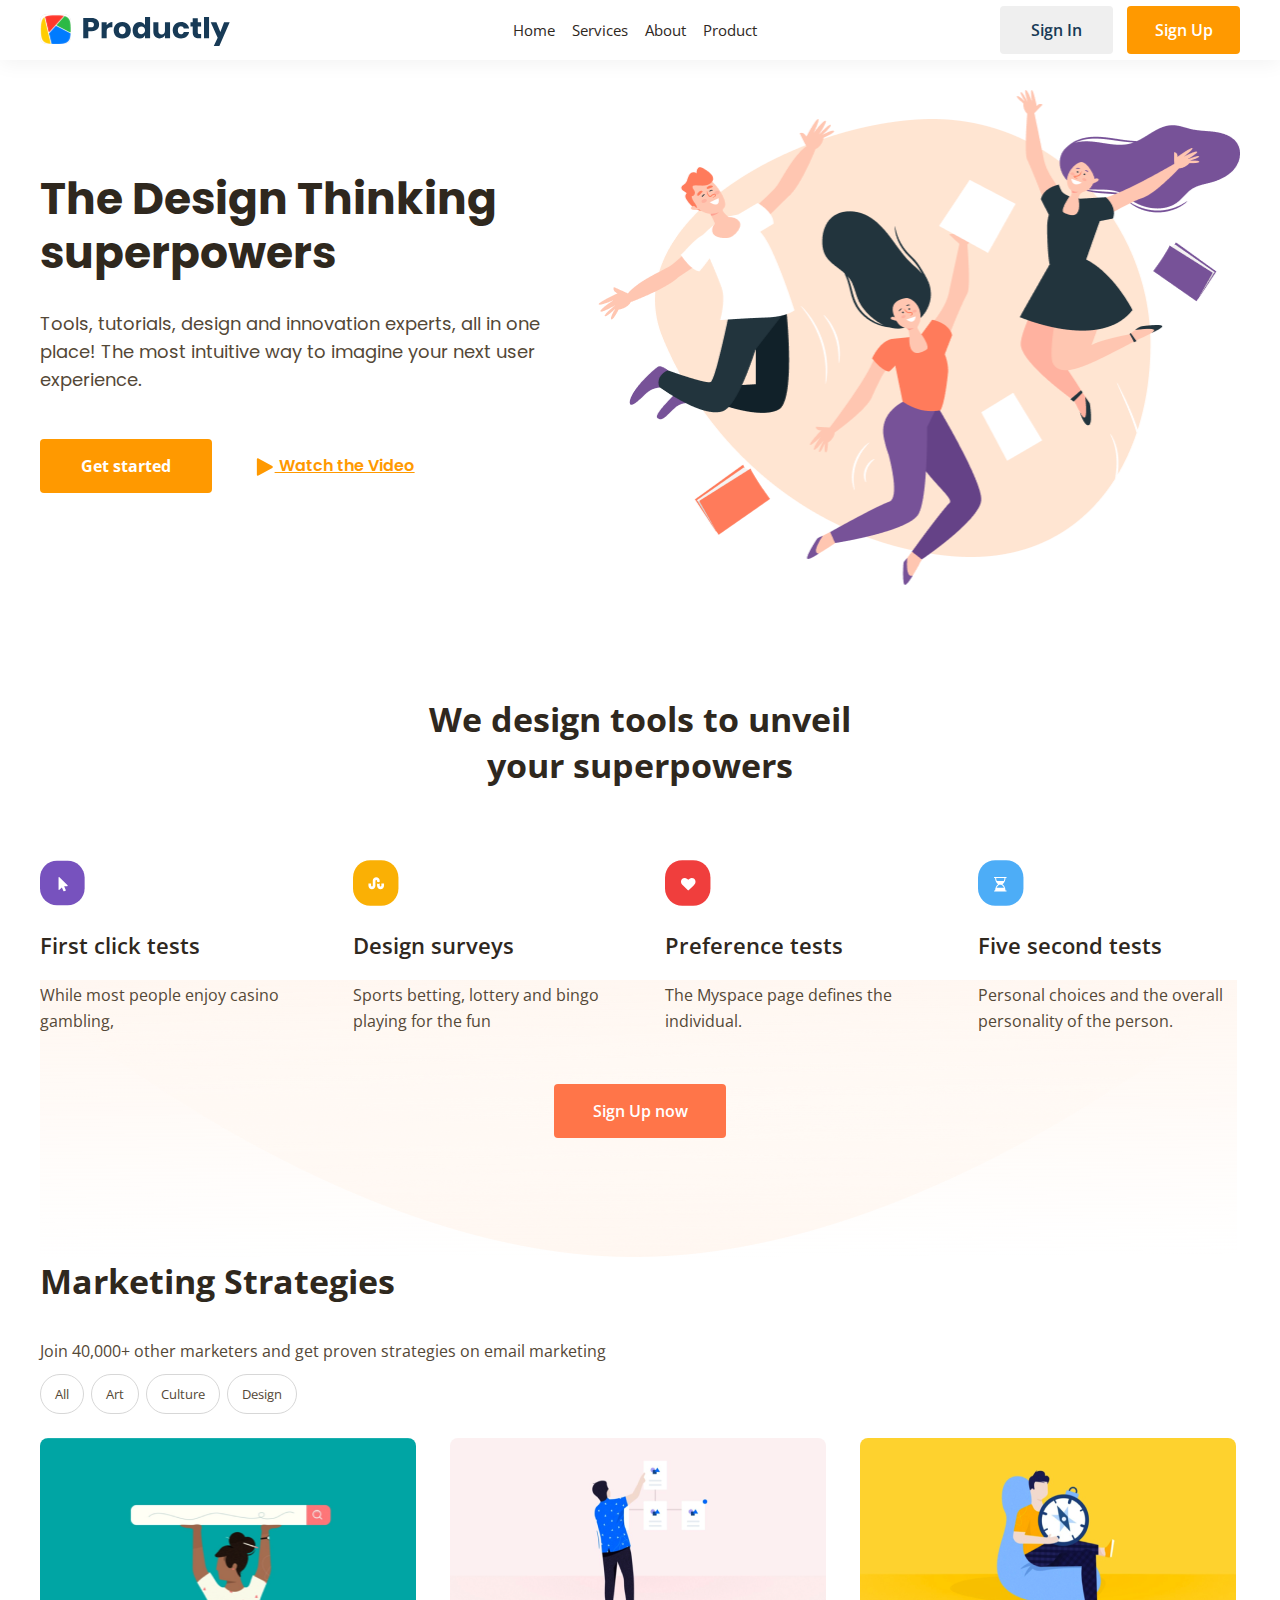
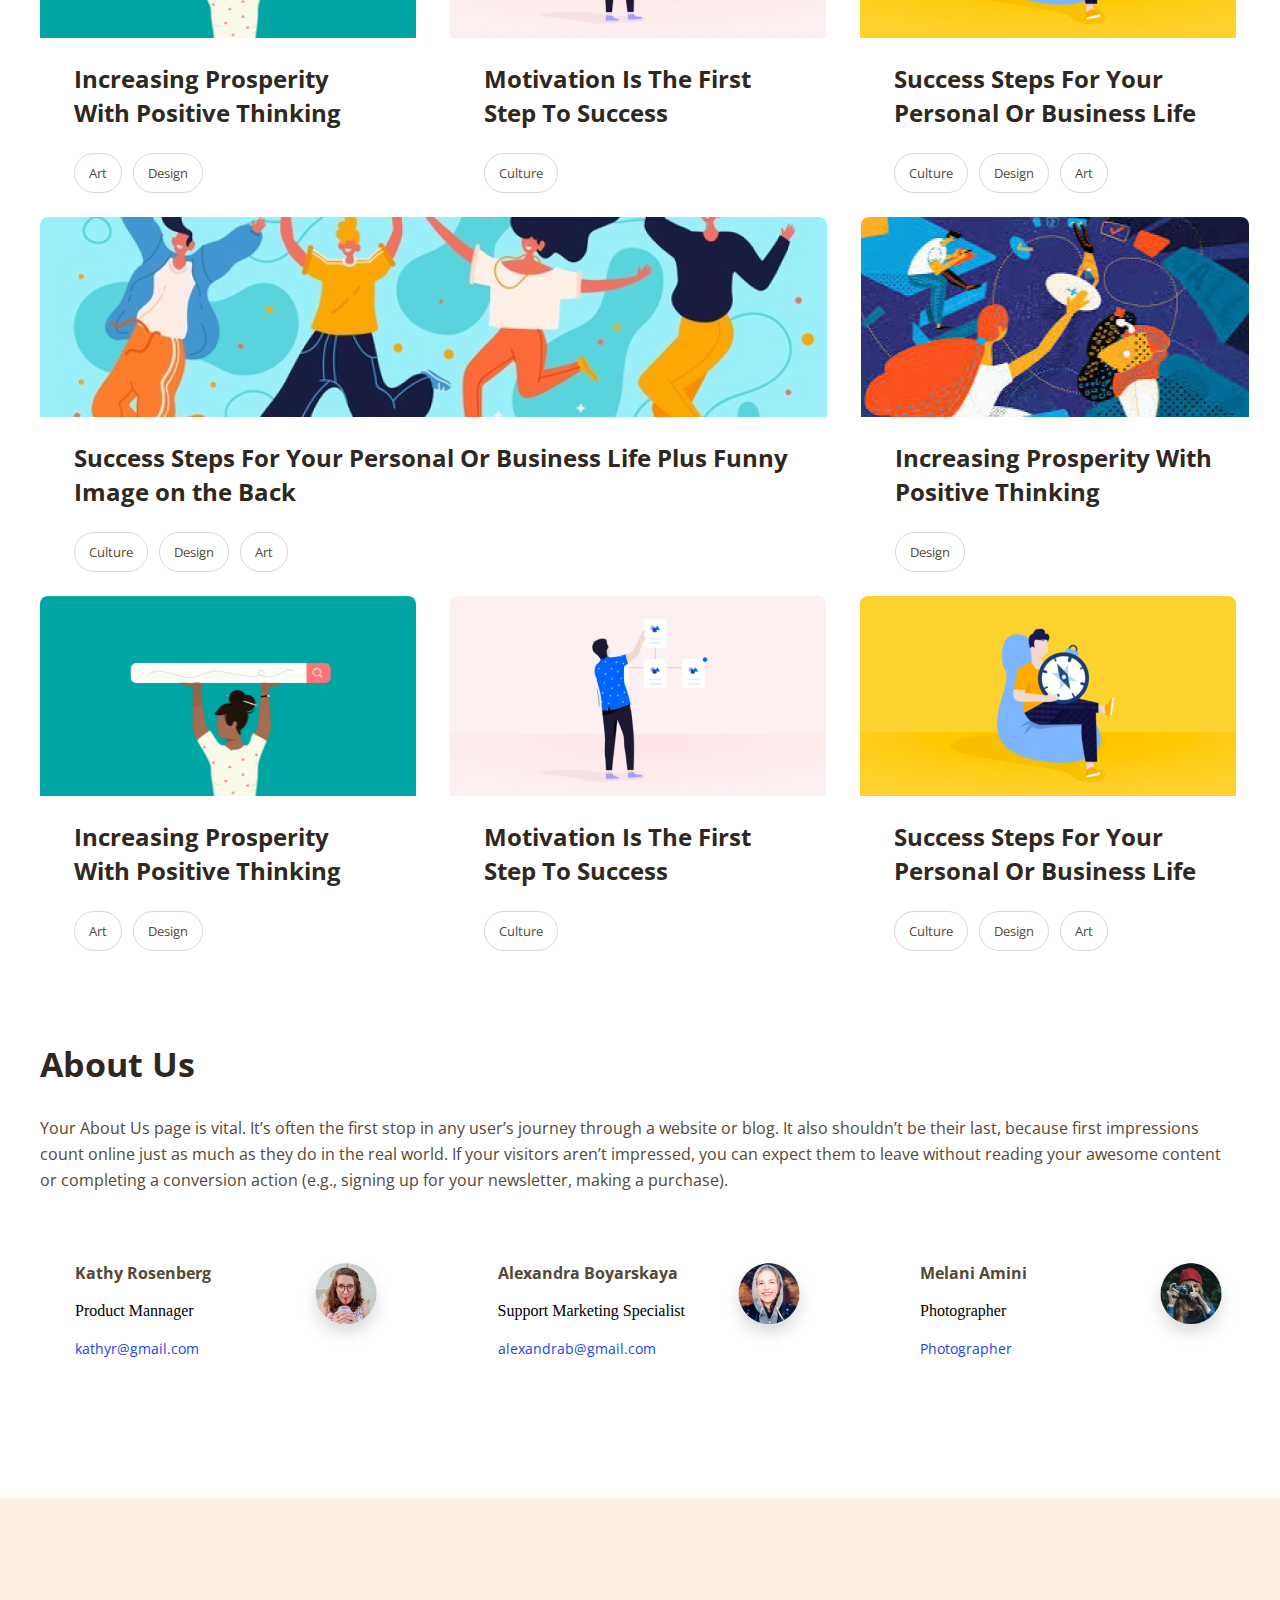
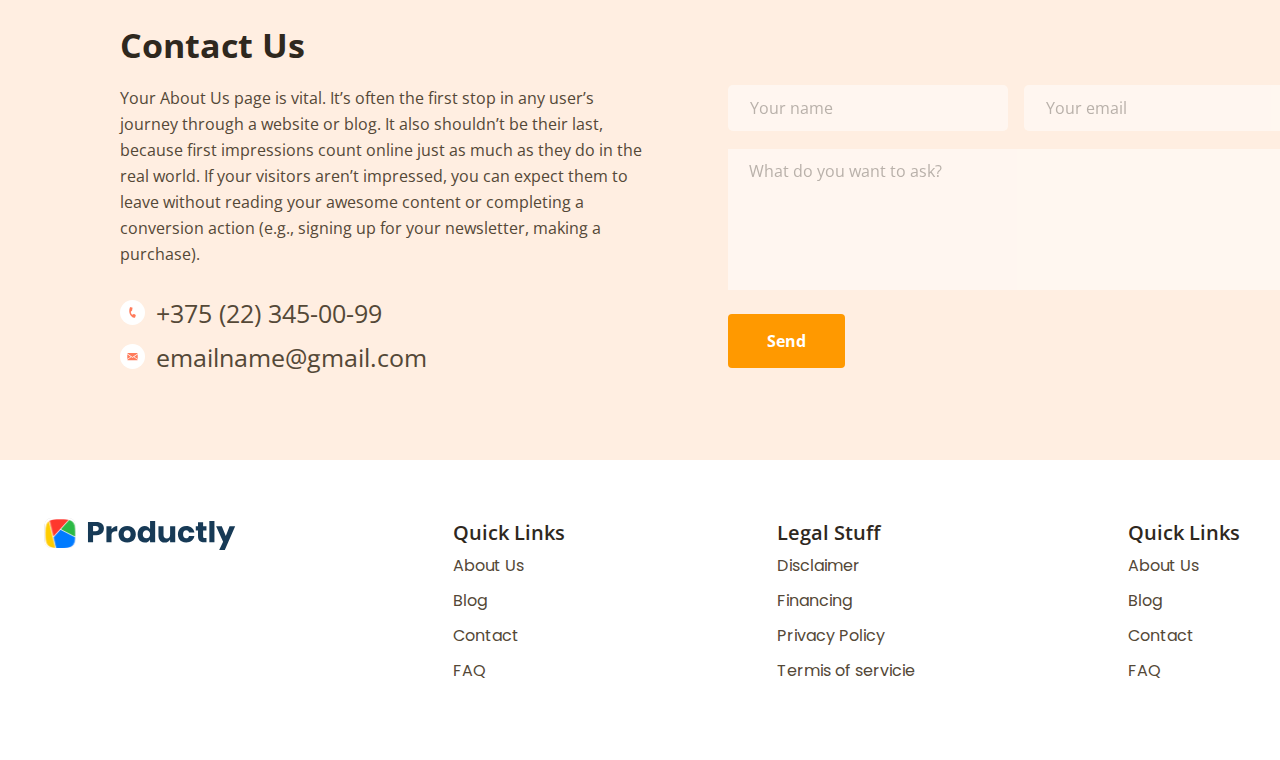
<file: indext.html>
<!DOCTYPE html>
<html lang="en">
<head>
    <meta charset="UTF-8">
    <meta http-equiv="X-UA-Compatible" content="IE=edge">
    <meta name="viewport" content="width=device-width, initial-scale=1.0">
    <title>Document</title>
    <link rel="stylesheet" href="./css/mine.css">
    <link rel="preconnect" href="https://fonts.googleapis.com">
<link rel="preconnect" href="https://fonts.gstatic.com" crossorigin>
<link href="https://fonts.googleapis.com/css2?family=Mulish:ital@1&family=Open+Sans:wght@400;600;700&family=Poppins:wght@400;600;700&display=swap" rel="stylesheet">

</head>
<body>
    <header class="header">
        <div class="container">
            <div class="hero-inner">
                <div class="hero-logo">
                    <img class="hero-img" src="./img/Logo.svg" alt="#" width="190" height="32">
                </div>
                <nav class="nav">
                    <ol class="nav-list">
                        <li class="nav-item">
                            <a class="hero-link" href="./indext.html">Home</a>
                        </li>
                        <li class="nav-item">
                            <a class="hero-link" href="./indext.html">Services</a>
                        </li>
                        <li class="nav-item">
                            <a class="hero-link" href="./indext.html">About</a>
                        </li>
                        <li class="nav-item">
                            <a class="hero-link" href="./indext.html">Product</a>
                        </li>
                    </ol>
                </nav>
                <div class="hero-buttons">
                   <button class="hero-button" type="submit" name="user_Sign In">Sign In</button>
                   <button class="hero-button-a" type="submit" name="user_Sign In">Sign Up</button>
                </div>
            </div>

        </div>
    </header>
    <main>
        <section class="section">
            <div class="container">
                <div class="top-inner">
                    <div class="top-content">
                        <h1 class="top-title">The Design Thinking superpowers</h1>
                        <p class="top-text">Tools, tutorials, design and innovation experts, all in one place!
                             The most intuitive way to imagine your next user experience.</p>
                             <div class="top-buttons">
                              
                                <a class="top-button" href="./indext.html">Get started</a>
                                <a class="top-button-a" href="./indext.html">
                                    <img class="button-a-img" src="./img/uchburchak.svg" alt="#" width="20" height="18">
                                    Watch the Video
                                </a>
                         
                             </div>
                    </div>
                    <div class="top-imgi">
                        <img class="top-img" src="./img/Image-top.png" alt="#" width="642" height="495">
                    </div>
                </div>
            </div>
        </section>
        <section class="section">
            <div class="container">
                <div class="midle-inner">
                  <h2 class="midle-title">We design tools to unveil your superpowers</h2>
                  <ol class="midle-list">
                    <li class="midle-item">
                        <img class="midle-img" src="./img/icon1.svg" alt="#" width="50" height="50">
                        <h3 class="m-i-title">First click tests</h3>
                        <p class="m-text">While most people enjoy
                            casino gambling,</p>
                    </li>
                    <li class="midle-item">
                        <img class="midle-img" src="./img/icon2.svg" alt="#" width="50" height="50">
                        <h3 class="m-i-title">Design surveys</h3>
                        <p class="m-text">Sports betting, lottery and bingo playing for the fun</p>
                    </li>
                    <li class="midle-item">
                        <img class="midle-img" src="./img/icon3.svg" alt="#" width="50" height="50">
                        <h3 class="m-i-title">Preference tests</h3>
                        <p class="m-text">The Myspace page defines
                            the individual.</p>
                    </li>
                    <li class="midle-item">
                        <img class="midle-img" src="./img/icon4.svg" alt="#" width="50" height="50">
                        <h3 class="m-i-title">Five second tests</h3>
                        <p class="m-text">Personal choices and the overall personality of the person. </p>
                    </li>
                  </ol>
                  
                  <a class="midle-button" href="./indext.html" >Sign Up now</a>
                  
                  <img class="midle-img-bg" src="./img/Bg.png" alt="#" width="1197" height="277">
                </div>
            </div>
        </section>
        <section >
            <div class="container">
                <div class="market-inner">
                    <h3 class="market-title">Marketing Strategies</h3>
                    <p class="market-text">Join 40,000+ other marketers and get proven strategies on email marketing</p>
                    <ol class=" market-list">
                        <li class="market-item">
                            <a class="m-i-link" href="./indext.html">All</a>
                         </li>
                         <li class="market-item">
                            <a class="m-i-link" href="./indext.html">Art</a>
                         </li>
                         <li class="market-item">
                            <a class="m-i-link" href="./indext.html">Culture</a>
                         </li>
                         <li class="market-item">
                            <a class="m-i-link" href="./indext.html">Design</a>
                         </li>
                    </ol>
                    <ol class="market-a">
                        <li class="market-a-i">
                            <img class="market-a-img" src="./img/pic1.png" alt="#" width="376" height="200">
                            <h3 class="market-a-title">Increasing Prosperity With Positive Thinking</h3>
                            <div class="market-a-link">
                                <a class="a-link" href="./indext.html">Art</a>
                                <a class="a-link" href="./indext.html">Design</a>
                            </div>
                        </li> 
                        <li class="market-a-i">
                            <img class="market-a-img" src="./img/pic2.png" alt="#" width="376" height="200">
                            <h3 class="market-a-title">Motivation Is The First Step To Success</h3>
                            <div class="market-a-link">
                                <a class="a-link" href="./indext.html">Culture</a>
                            </div>
                        </li>
                        <li class="market-a-i">
                            <img class="market-a-img" src="./img/pic-3.png" alt="#" width="376" height="200">
                           <h3 class="market-a-title">Success Steps For Your Personal Or Business Life</h3>
                            <div class="market-a-link">
                                <a class="a-link" href="./indext.html">Culture</a>
                                <a class="a-link" href="./indext.html">Design</a>
                                <a class="a-link" href="./indext.html">Art</a>
                            </div>
                        </li>
                    </ol>
                     <ol class="market-b">
                        <li class="market-b-i">
                            <img class="market-b-img" src="./img/image-bg.png" alt="#" width="787" height="200">
                            <h3 class="market-b-title">Success Steps For Your Personal Or Business Life Plus Funny Image on the Back</h3>
                            <div class="market-b-link">
                                <a class="b-link" href="./indext.html">Culture</a>
                                <a class="b-link" href="./indext.html">Design</a>
                                <a class="b-link" href="./indext.html">Art</a>
                            </div>
                        </li>
                        <li class="market-b-i">
                            <img class="market-b-img" src="./img/pic4-b.png" alt="#" width="388" height="200">
                            <h3 class="market-b-title">Increasing Prosperity With Positive Thinking</h3>
                            <div class="market-b-link">
                                <a class="b-link" href="./indext.html">Design</a>
                            </div>
                        </li>
                     </ol>
                     <ol class="market-c">
                        <li class="market-c-i">
                            <img class="market-c-img" src="./img/pic1.png" alt="#" width="376" height="200">
                            <h3 class="market-c-title">Increasing Prosperity With Positive Thinking</h3>
                            <div class="market-c-link">
                                <a class="c-link" href="./indext.html">Art</a>
                                <a class="c-link" href="./indext.html">Design</a>
                            </div>
                        </li> 
                        <li class="market-c-i">
                            <img class="market-c-img" src="./img/pic2.png" alt="#" width="376" height="200">
                            <h3 class="market-c-title">Motivation Is The First Step To Success</h3>
                            <div class="market-c-link">
                                <a class="c-link" href="./indext.html">Culture</a>
                            </div>
                        </li>
                        <li class="market-c-i">
                            <img class="market-c-img" src="./img/pic-3.png" alt="#" width="376" height="200">
                           <h3 class="market-c-title">Success Steps For Your Personal Or Business Life</h3>
                            <div class="market-c-link">
                                <a class="c-link" href="./indext.html">Culture</a>
                                <a class="c-link" href="./indext.html">Design</a>
                                <a class="c-link" href="./indext.html">Art</a>
                            </div>
                        </li>
                    </ol>

                </div>
            </div>
        </section>
        <section>
            <div class="container">
                <div class="about-inner">
                    <h2 class="about-title">
                        About Us
                    </h2>
                    <p class="about-text">
                        Your About Us page is vital. It’s often the first stop in any user’s journey through a website or blog. It also shouldn’t be their last, because first impressions count online just as much as they do in the real world. If your visitors aren’t impressed, you can expect them to leave without reading your awesome content or completing a
                         conversion action (e.g., signing up for your newsletter, making a purchase).
                    </p>
                    <ol class="about-list">
                        <li class="about-item">
                            <div class="about-conttent">
                                <h3 class="a-title">Kathy Rosenberg</h3>
                                <p class="a-text">Product Mannager</p>
                                <a class="ab-link" href="./indext.html">kathyr@gmail.com</a>
                            </div>
                            <img class="about-img" src="./img/Avator.png" alt="#" width="98" height="98">
                        </li>
                        <li class="about-item">
                            <div class="about-conttent">
                                <h3 class="a-title">Alexandra Boyarskaya</h3>
                                <p class="a-text">Support Marketing Specialist</p>
                                <a class="ab-link" href="./indext.html">alexandrab@gmail.com</a>
                            </div>
                            <img class="about-img" src="./img/Avator2.png" alt="#" width="98" height="98">
                        </li>
                        <li class="about-item">
                            <div class="about-conttent">
                                <h3 class="a-title">Melani Amini</h3>
                                <p class="a-text">Photographer</p>
                                <a class="ab-link" href="./indext.html">Photographer</a>
                            </div>
                            <img class="about-img" src="./img/Avator3.png" alt="#" width="98" height="98">
                        </li>
                    </ol>
                </div>
            </div>
        </section>
        <section class="section-activ">
            <div class="container">
                <h2 class="activ-title">
                    Contact Us
                 </h2> 
                <div class="contakt-inner">
                 <div class="activ-content">
                    <p class="activ-text">
                        Your About Us page is vital. It’s often the first stop in any user’s journey through a website or blog. It also shouldn’t be their last, because first impressions count online just as much as they do in the real world. If your visitors aren’t impressed, you can expect them to leave without reading your awesome content or completing a conversion action 
                        (e.g., signing up for your newsletter, making a purchase).
                    </p>
                    <a class="activ-link activ-tel" href="+375223450099">+375 (22) 345-00-99</a>
                    <a class="activ-link activ-email" href="emailname@gmail.com">emailname@gmail.com</a>
                 </div>
                 <form class="activ-form" action="https://echo.htmlacademy.ru/" method="post">
                    <div class="form-content">
                        <input class="input" type="text" name="user-name" placeholder="Your name">
                        <input class="input" type="email" name="user-email" placeholder="Your email">
                       
                    </div>
                    <textarea class="textarea" name="user_text" placeholder="What do you want to ask?" rows="5"></textarea>
                    <button class="button" type="submit" name="user_button">Send</button>
                 </form>
                </div>
            </div>
        </section>
    </main>
   <footer class="site-footer">
    <div class="container">
        <div class="bottom-inner">
            <img class="bottom-logo" src="./img/Logo.svg" alt="logo" width="200" height="32">
          <div class="bottom-contents">
            <strong class="bottom-strong">Quick Links</strong>
            <nav class=" bottom-nav">
                <ol class="bottom-list">
                    <li class="bottom-item">
                        <a class="bottom-link" href="./indext.html">About Us</a>
                    </li>
                    <li class="bottom-item">
                        <a class="bottom-link" href="./indext.html">Blog</a>
                    </li> 
                    <li class="bottom-item">
                        <a class="bottom-link" href="./indext.html">Contact</a>
                    </li>
                    <li class="bottom-item">
                        <a class="bottom-link" href="./indext.html">FAQ</a>
                    </li>
                </ol>
            </nav>
          </div>
          <div class="bottom-contents">
            <strong class="bottom-strong">Legal Stuff</strong>
            <nav class=" bottom-nav">
                <ol class="bottom-list">
                    <li class="bottom-item">
                        <a class="bottom-link" href="./indext.html">Disclaimer</a>
                    </li>
                    <li class="bottom-item">
                        <a class="bottom-link" href="./indext.html">Financing</a>
                    </li> 
                    <li class="bottom-item">
                        <a class="bottom-link" href="./indext.html">Privacy Policy </a>
                    </li>
                    <li class="bottom-item">
                        <a class="bottom-link" href="./indext.html">Termis of servicie</a>
                    </li>
                </ol>
            </nav>
          </div>
          <div class="bottom-contents">
            <strong class="bottom-strong">Quick Links</strong>
            <nav class=" bottom-nav">
                <ol class="bottom-list">
                    <li class="bottom-item">
                        <a class="bottom-link" href="./indext.html">About Us</a>
                    </li>
                    <li class="bottom-item">
                        <a class="bottom-link" href="./indext.html">Blog</a>
                    </li> 
                    <li class="bottom-item">
                        <a class="bottom-link" href="./indext.html">Contact</a>
                    </li>
                    <li class="bottom-item">
                        <a class="bottom-link" href="./indext.html">FAQ</a>
                    </li>
                </ol>
            </nav>
          </div>
        </div>
      
    </div>
   </footer>

</body>
</html>
</file>
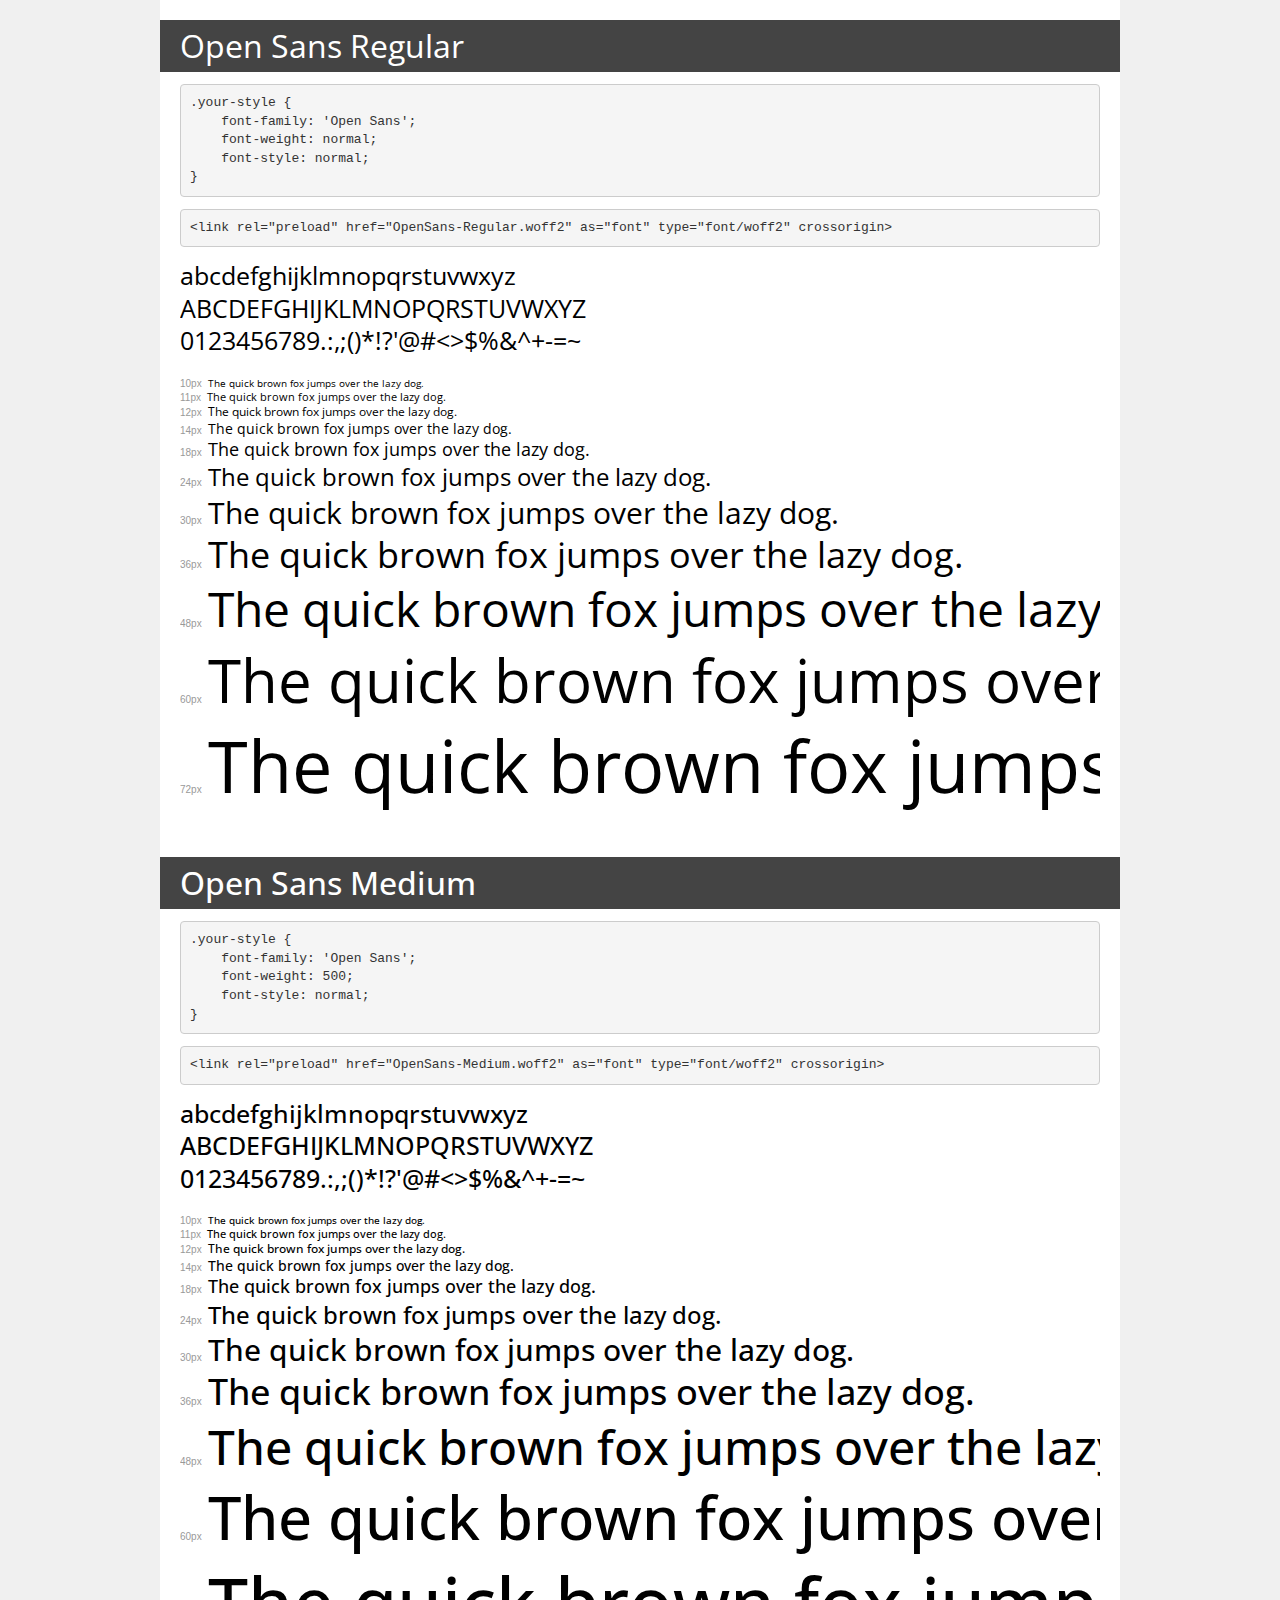
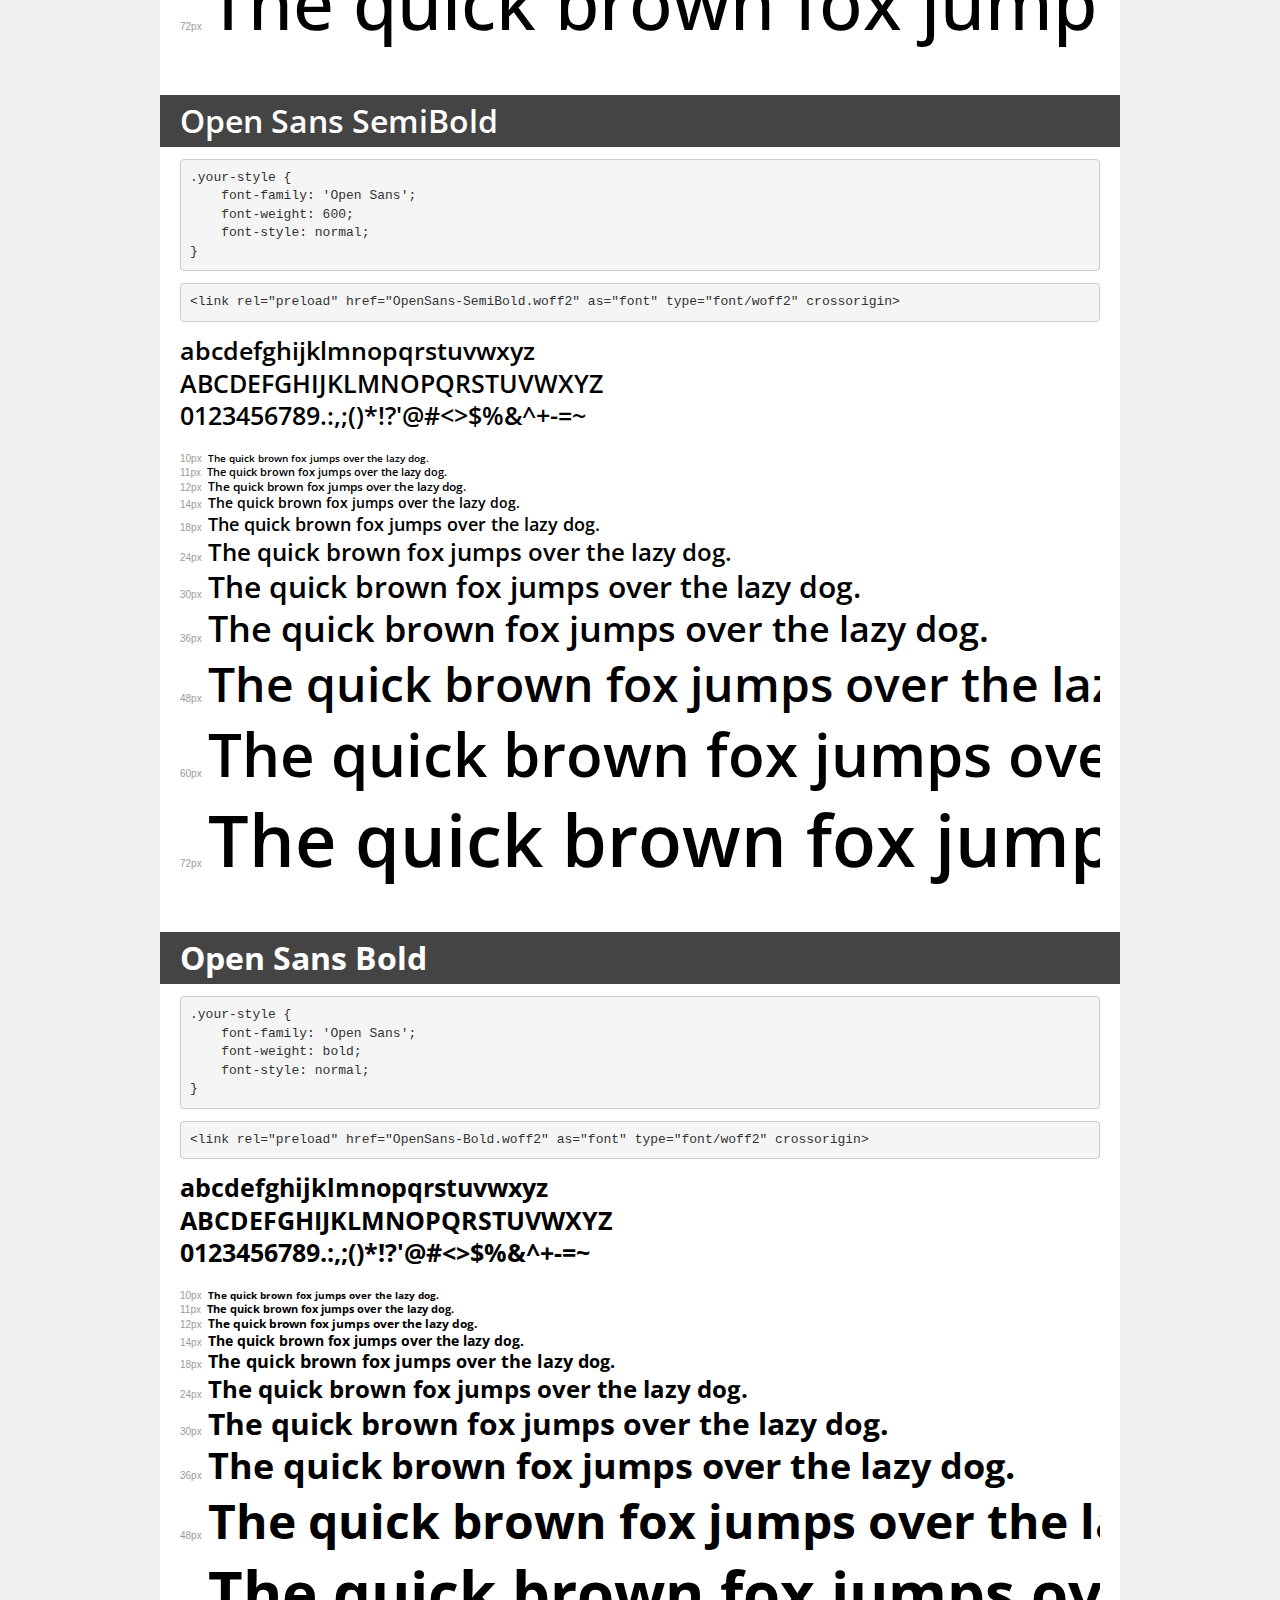
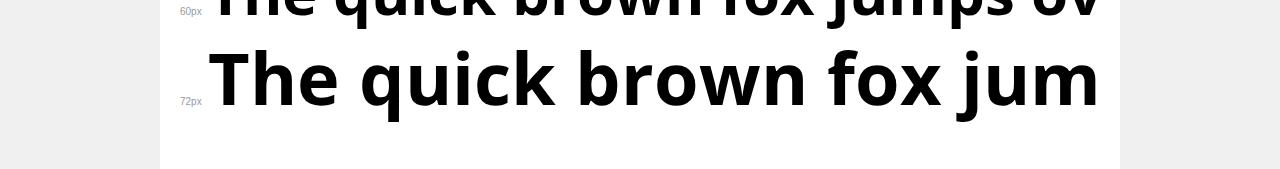
<file: fonts/demo.html>
<!DOCTYPE html>
<html lang="en">
<head>
    <meta charset="utf-8">
    <meta http-equiv="X-UA-Compatible" content="IE=edge">
    <meta name="viewport" content="width=device-width, initial-scale=1">
    <meta name="robots" content="noindex, noarchive">
    <meta name="format-detection" content="telephone=no">
    <title>Transfonter demo</title>
    <link href="stylesheet.css" rel="stylesheet">
    <style>
        /*
        http://meyerweb.com/eric/tools/css/reset/
        v2.0 | 20110126
        License: none (public domain)
        */
        html, body, div, span, applet, object, iframe,
        h1, h2, h3, h4, h5, h6, p, blockquote, pre,
        a, abbr, acronym, address, big, cite, code,
        del, dfn, em, img, ins, kbd, q, s, samp,
        small, strike, strong, sub, sup, tt, var,
        b, u, i, center,
        dl, dt, dd, ol, ul, li,
        fieldset, form, label, legend,
        table, caption, tbody, tfoot, thead, tr, th, td,
        article, aside, canvas, details, embed,
        figure, figcaption, footer, header, hgroup,
        menu, nav, output, ruby, section, summary,
        time, mark, audio, video {
            margin: 0;
            padding: 0;
            border: 0;
            font-size: 100%;
            font: inherit;
            vertical-align: baseline;
        }
        /* HTML5 display-role reset for older browsers */
        article, aside, details, figcaption, figure,
        footer, header, hgroup, menu, nav, section {
            display: block;
        }
        body {
            line-height: 1;
        }
        ol, ul {
            list-style: none;
        }
        blockquote, q {
            quotes: none;
        }
        blockquote:before, blockquote:after,
        q:before, q:after {
            content: '';
            content: none;
        }
        table {
            border-collapse: collapse;
            border-spacing: 0;
        }
        /* demo styles */
        body {
            background: #f0f0f0;
            color: #000;
        }
        .page {
            background: #fff;
            width: 920px;
            margin: 0 auto;
            padding: 20px 20px 0 20px;
            overflow: hidden;
        }
        .font-container {
            overflow-x: auto;
            overflow-y: hidden;
            margin-bottom: 40px;
            line-height: 1.3;
            white-space: nowrap;
            padding-bottom: 5px;
        }
        h1 {
            position: relative;
            background: #444;
            font-size: 32px;
            color: #fff;
            padding: 10px 20px;
            margin: 0 -20px 12px -20px;
        }
        .letters {
            font-size: 25px;
            margin-bottom: 20px;
        }
        .s10:before {
            content: '10px';
        }
        .s11:before {
            content: '11px';
        }
        .s12:before {
            content: '12px';
        }
        .s14:before {
            content: '14px';
        }
        .s18:before {
            content: '18px';
        }
        .s24:before {
            content: '24px';
        }
        .s30:before {
            content: '30px';
        }
        .s36:before {
            content: '36px';
        }
        .s48:before {
            content: '48px';
        }
        .s60:before {
            content: '60px';
        }
        .s72:before {
            content: '72px';
        }
        .s10:before, .s11:before, .s12:before, .s14:before,
        .s18:before, .s24:before, .s30:before, .s36:before,
        .s48:before, .s60:before, .s72:before {
            font-family: Arial, sans-serif;
            font-size: 10px;
            font-weight: normal;
            font-style: normal;
            color: #999;
            padding-right: 6px;
        }
        pre {
            display: block;
            padding: 9px;
            margin: 0 0 12px;
            font-family: Monaco, Menlo, Consolas, "Courier New", monospace;
            font-size: 13px;
            line-height: 1.428571429;
            color: #333;
            font-weight: normal;
            font-style: normal;
            background-color: #f5f5f5;
            border: 1px solid #ccc;
            overflow-x: auto;
            border-radius: 4px;
        }
        /* responsive */
        @media (max-width: 959px) {
            .page {
                width: auto;
                margin: 0;
            }
        }
    </style>
</head>
<body>
<div class="page">
    <div class="demo">
        <h1 style="font-family: 'Open Sans'; font-weight: normal; font-style: normal;">Open Sans Regular</h1>
        <pre title="Usage">.your-style {
    font-family: 'Open Sans';
    font-weight: normal;
    font-style: normal;
}</pre>
        <pre title="Preload (optional)">
&lt;link rel=&quot;preload&quot; href=&quot;OpenSans-Regular.woff2&quot; as=&quot;font&quot; type=&quot;font/woff2&quot; crossorigin&gt;</pre>
        <div class="font-container" style="font-family: 'Open Sans'; font-weight: normal; font-style: normal;">
            <p class="letters">
                abcdefghijklmnopqrstuvwxyz<br>
ABCDEFGHIJKLMNOPQRSTUVWXYZ<br>
                0123456789.:,;()*!?'@#&lt;&gt;$%&^+-=~
            </p>
            <p class="s10" style="font-size: 10px;">The quick brown fox jumps over the lazy dog.</p>
            <p class="s11" style="font-size: 11px;">The quick brown fox jumps over the lazy dog.</p>
            <p class="s12" style="font-size: 12px;">The quick brown fox jumps over the lazy dog.</p>
            <p class="s14" style="font-size: 14px;">The quick brown fox jumps over the lazy dog.</p>
            <p class="s18" style="font-size: 18px;">The quick brown fox jumps over the lazy dog.</p>
            <p class="s24" style="font-size: 24px;">The quick brown fox jumps over the lazy dog.</p>
            <p class="s30" style="font-size: 30px;">The quick brown fox jumps over the lazy dog.</p>
            <p class="s36" style="font-size: 36px;">The quick brown fox jumps over the lazy dog.</p>
            <p class="s48" style="font-size: 48px;">The quick brown fox jumps over the lazy dog.</p>
            <p class="s60" style="font-size: 60px;">The quick brown fox jumps over the lazy dog.</p>
            <p class="s72" style="font-size: 72px;">The quick brown fox jumps over the lazy dog.</p>
        </div>
    </div>

    <div class="demo">
        <h1 style="font-family: 'Open Sans'; font-weight: 500; font-style: normal;">Open Sans Medium</h1>
        <pre title="Usage">.your-style {
    font-family: 'Open Sans';
    font-weight: 500;
    font-style: normal;
}</pre>
        <pre title="Preload (optional)">
&lt;link rel=&quot;preload&quot; href=&quot;OpenSans-Medium.woff2&quot; as=&quot;font&quot; type=&quot;font/woff2&quot; crossorigin&gt;</pre>
        <div class="font-container" style="font-family: 'Open Sans'; font-weight: 500; font-style: normal;">
            <p class="letters">
                abcdefghijklmnopqrstuvwxyz<br>
ABCDEFGHIJKLMNOPQRSTUVWXYZ<br>
                0123456789.:,;()*!?'@#&lt;&gt;$%&^+-=~
            </p>
            <p class="s10" style="font-size: 10px;">The quick brown fox jumps over the lazy dog.</p>
            <p class="s11" style="font-size: 11px;">The quick brown fox jumps over the lazy dog.</p>
            <p class="s12" style="font-size: 12px;">The quick brown fox jumps over the lazy dog.</p>
            <p class="s14" style="font-size: 14px;">The quick brown fox jumps over the lazy dog.</p>
            <p class="s18" style="font-size: 18px;">The quick brown fox jumps over the lazy dog.</p>
            <p class="s24" style="font-size: 24px;">The quick brown fox jumps over the lazy dog.</p>
            <p class="s30" style="font-size: 30px;">The quick brown fox jumps over the lazy dog.</p>
            <p class="s36" style="font-size: 36px;">The quick brown fox jumps over the lazy dog.</p>
            <p class="s48" style="font-size: 48px;">The quick brown fox jumps over the lazy dog.</p>
            <p class="s60" style="font-size: 60px;">The quick brown fox jumps over the lazy dog.</p>
            <p class="s72" style="font-size: 72px;">The quick brown fox jumps over the lazy dog.</p>
        </div>
    </div>

    <div class="demo">
        <h1 style="font-family: 'Open Sans'; font-weight: 600; font-style: normal;">Open Sans SemiBold</h1>
        <pre title="Usage">.your-style {
    font-family: 'Open Sans';
    font-weight: 600;
    font-style: normal;
}</pre>
        <pre title="Preload (optional)">
&lt;link rel=&quot;preload&quot; href=&quot;OpenSans-SemiBold.woff2&quot; as=&quot;font&quot; type=&quot;font/woff2&quot; crossorigin&gt;</pre>
        <div class="font-container" style="font-family: 'Open Sans'; font-weight: 600; font-style: normal;">
            <p class="letters">
                abcdefghijklmnopqrstuvwxyz<br>
ABCDEFGHIJKLMNOPQRSTUVWXYZ<br>
                0123456789.:,;()*!?'@#&lt;&gt;$%&^+-=~
            </p>
            <p class="s10" style="font-size: 10px;">The quick brown fox jumps over the lazy dog.</p>
            <p class="s11" style="font-size: 11px;">The quick brown fox jumps over the lazy dog.</p>
            <p class="s12" style="font-size: 12px;">The quick brown fox jumps over the lazy dog.</p>
            <p class="s14" style="font-size: 14px;">The quick brown fox jumps over the lazy dog.</p>
            <p class="s18" style="font-size: 18px;">The quick brown fox jumps over the lazy dog.</p>
            <p class="s24" style="font-size: 24px;">The quick brown fox jumps over the lazy dog.</p>
            <p class="s30" style="font-size: 30px;">The quick brown fox jumps over the lazy dog.</p>
            <p class="s36" style="font-size: 36px;">The quick brown fox jumps over the lazy dog.</p>
            <p class="s48" style="font-size: 48px;">The quick brown fox jumps over the lazy dog.</p>
            <p class="s60" style="font-size: 60px;">The quick brown fox jumps over the lazy dog.</p>
            <p class="s72" style="font-size: 72px;">The quick brown fox jumps over the lazy dog.</p>
        </div>
    </div>

    <div class="demo">
        <h1 style="font-family: 'Open Sans'; font-weight: bold; font-style: normal;">Open Sans Bold</h1>
        <pre title="Usage">.your-style {
    font-family: 'Open Sans';
    font-weight: bold;
    font-style: normal;
}</pre>
        <pre title="Preload (optional)">
&lt;link rel=&quot;preload&quot; href=&quot;OpenSans-Bold.woff2&quot; as=&quot;font&quot; type=&quot;font/woff2&quot; crossorigin&gt;</pre>
        <div class="font-container" style="font-family: 'Open Sans'; font-weight: bold; font-style: normal;">
            <p class="letters">
                abcdefghijklmnopqrstuvwxyz<br>
ABCDEFGHIJKLMNOPQRSTUVWXYZ<br>
                0123456789.:,;()*!?'@#&lt;&gt;$%&^+-=~
            </p>
            <p class="s10" style="font-size: 10px;">The quick brown fox jumps over the lazy dog.</p>
            <p class="s11" style="font-size: 11px;">The quick brown fox jumps over the lazy dog.</p>
            <p class="s12" style="font-size: 12px;">The quick brown fox jumps over the lazy dog.</p>
            <p class="s14" style="font-size: 14px;">The quick brown fox jumps over the lazy dog.</p>
            <p class="s18" style="font-size: 18px;">The quick brown fox jumps over the lazy dog.</p>
            <p class="s24" style="font-size: 24px;">The quick brown fox jumps over the lazy dog.</p>
            <p class="s30" style="font-size: 30px;">The quick brown fox jumps over the lazy dog.</p>
            <p class="s36" style="font-size: 36px;">The quick brown fox jumps over the lazy dog.</p>
            <p class="s48" style="font-size: 48px;">The quick brown fox jumps over the lazy dog.</p>
            <p class="s60" style="font-size: 60px;">The quick brown fox jumps over the lazy dog.</p>
            <p class="s72" style="font-size: 72px;">The quick brown fox jumps over the lazy dog.</p>
        </div>
    </div>

</div>
</body>
</html>
</file>
<file: css/mine.css>
*{
    box-sizing: border-box;
}
body{
    margin: 0;
    scroll-behavior: smooth;
}
img{
    vertical-align: middle;
}
.container{
width: 1200px;
margin: 0 auto;
}
.header{
    background: #FFFFFF;
    box-shadow: 0px 4px 20px rgba(0, 0, 0, 0.05);

}
.hero-inner{
display: flex;
align-items: center;
justify-content: space-between;
margin-bottom: 30px;
}

.nav-list{
list-style: none;
display: flex;
column-gap: 17px;

}


.hero-link{
text-decoration: none;
font-family: 'Open Sans';
font-style: normal;
font-weight: 400;
font-size: 15px;
line-height: 28px;
/* identical to box height, or 187% */


color: #2F281E;
}
.hero-link:hover{
    color: #FF9900;
}
.hero-link:active{
    opacity: 0.2;
}

.hero-buttons{
    display: flex;
column-gap: 14px;
}
.hero-button{
    
font-family: 'Open Sans';
font-style: normal;
font-weight: 600;
font-size: 16px;
line-height: 22px;
/* identical to box height. */

text-align: center;

color: #173A56;


    border: 1px solid #BCD0E5;
    border-radius: 4px;
    padding: 13px 0 13px 0;
    width: 113px;
    border: none;
}
.hero-button:hover{
color: #1943EF;
}
.hero-button:active{
 background-color:
 #0f0;   
}
.hero-button-a{
    font-family: 'Open Sans';
font-style: normal;
font-weight: 600;
font-size: 16px;
line-height: 22px;
/* identical to box height */

text-align: center;

color: #FFFFFF;
background: #FF9900;
border-radius: 4px;
padding: 13px 0 13px 0;
width: 113px;
border: none;
}
.hero-button-a:hover{
    color: #00f;
    
}
.hero-button-a:active{
  background-color: #0f0;  
}
/* header end  */
/* main stard */
.top-inner{
display: flex;
align-items: center;
justify-content: space-between;

}
.top-content{

width: 500px;
height: 331px;
}
.top-title{
margin: 0;
padding: 0;
font-family: 'Poppins';
font-style: normal;
font-weight: 700;
font-size: 44px;
line-height: 54px;
/* or 123% */


color: #2F281E;
margin-bottom: 30px;
}
.top-text{
margin: 0;
font-family: 'Poppins';
font-style: normal;
font-weight: 400;
font-size: 18px;
line-height: 28px;
/* or 156% */


color: #544837;
margin-bottom: 45px;
}
.top-buttons{
display: flex;
align-items: center;
}
.top-button{
    font-family: 'Open Sans';
    font-style: normal;
    font-weight: 700;
    font-size: 16px;
    line-height: 22px;
    /* identical to box height */
    
    
    color: #FFFFFF;
    padding: 16px 40.80px;
    margin-right: 43px;
    background: #FF9900;
border-radius: 4px;
border: none;
text-decoration: none;
}
.top-button:hover{
    color:#FF7549;
}
.top-button:active{
    background-color: brown;
}
.top-button-a{
    font-family: 'Poppins';
    font-style: normal;
    font-weight: 600;
    font-size: 16px;
    line-height: 24px;
    /* identical to box height */
    
    text-decoration-line: underline;
    
    color: #FF9900;
    border: none;
    background: none;
}
.top-button-a:hover{
    color: #f00;
}
.top-button-a:active{
    background-color: brown;
}
/* top end  */
/* midle stard  */
.midle-inner{
 position: relative;
  
  
  
}
.midle-title{
text-align: center;
margin: 111px auto 70px auto;
width: 462px;
font-family: 'Open Sans';
font-style: normal;
font-weight: 700;
font-size: 34px;
line-height: 46px;
text-align: center;

color: #2F281E;


}
.midle-list{
list-style: none;
display: flex;
align-items: center;
justify-content: space-between;
column-gap: 50px;
margin: 0;
padding: 0;
margin-bottom: 34px;
}
.midle-item{
width: 262.36px;
}
.m-i-title{

    font-family: 'Open Sans';
    font-style: normal;
    font-weight: 600;
    font-size: 22px;
    line-height: 30px;
    /* identical to box height */
    
    
    color: #2F281E;
    
}
.m-text{
    font-family: 'Open Sans';
    font-style: normal;
    font-weight: 400;
    font-size: 16px;
    line-height: 26px;
    /* or 162% */
    
    
    color: #544837;
    
}
.midle-button{
    display: block;
margin: 0 auto;
padding: 16px;
width: 171.5px;
background: #FF7549;
border-radius: 4px;
border: none;

font-family: 'Open Sans';
font-style: normal;
font-weight: 600;
font-size: 16px;
line-height: 22px;
/* identical to box height */

text-align: center;

color: #FFFFFF;
text-decoration: none;

}
.midle-button:hover{
    color: #f00;
}
.midle-button:active{
background-color:#FF9900;
}
.midle-img-bg{
    position: absolute;


bottom: -27%;

    background: linear-gradient(179.61deg, rgba(255, 229, 210, 0.629261) 0.33%, rgba(255, 244, 229, 0.0001) 99.67%);
  z-index: -1;
 opacity: 0.5;
}
/* midle end  */
/* market start  */
.market-inner{
margin-top: 120px;
margin-bottom: 14px;
}
.market-title{
    font-family: 'Open Sans';
    font-style: normal;
    font-weight: 700;
    font-size: 34px;
    line-height: 46px;
    
    color: #2F281E;
    
}
.market-text{
    font-family: 'Open Sans';
font-style: normal;
font-weight: 400;
font-size: 16px;
line-height: 26px;
/* identical to box height, or 162% */


color: #544837;

}
.market-list{
list-style: none;
margin: 0;
padding: 0;
column-gap: 7px;
display: flex;
align-items: center;
}

.m-i-link{
text-decoration: none;
font-family: 'Open Sans';
font-style: normal;
font-weight: 400;
font-size: 13px;
line-height: 28px;
/* identical to box height, or 215% */


color: #544837;
background: #FFFFFF;
border: 1px solid #D7D7D7;
border-radius: 90px;
padding:10px 14px ;


}
.m-i-link:hover{
    color: #f00;
}
.m-i-link:active{
  background: #FF9900;
}

.market-a{
list-style: none;
padding: 0;
display: flex;
align-items: center;
justify-content: space-between;
margin: 30px 0;
}
.market-a-i{
margin-right: 34px;
}
.market-a-img{
    border-radius: 8px 8px 0px 0px;
}
.market-a-title{
    font-family: 'Open Sans';
    font-style: normal;
    font-weight: 700;
    font-size: 24px;
    line-height: 34px;
    /* or 142% */
    
    
    color: #2F281E;
  margin: 24px 34px 29px;  
}
.market-a-link{
    /* display: inline-block; */
    margin-left: 34px;
}
.a-link{
    padding:10px 14px ;
    background: #FFFFFF;
    border: 1px solid #D7D7D7;
    border-radius: 90px;
   
    text-decoration: none;
    margin-right: 7px;
    font-family: 'Open Sans';
    font-style: normal;
    font-weight: 400;
    font-size: 13px;
    line-height: 28px;
    /* identical to box height, or 215% */
    
    
    color: #544837;
}
.a-link:hover{
    color: #f00;
}
.a-link:active{
    background-color:  #FF9900;
}
.market-b{
    list-style: none;
margin: 0;
padding: 0;
letter-spacing: normal;
display: flex;
align-items: center;
justify-content: space-between;
column-gap: 34px;
}

.market-b-img{
    border-radius: 8px 8px 0px 0px;
}
.market-b-title{
    font-family: 'Open Sans';
    font-style: normal;
    font-weight: 700;
    font-size: 24px;
    line-height: 34px;
    /* or 142% */
    
    
    color: #2F281E;
    margin: 24px 34px 29px;   
}
.market-b-link{
    margin-left: 34px;
}

.b-link{
    padding:10px 14px ;
    background: #FFFFFF;
    border: 1px solid #D7D7D7;
    border-radius: 90px;
   
    text-decoration: none;
    margin-right: 7px;
    font-family: 'Open Sans';
    font-style: normal;
    font-weight: 400;
    font-size: 13px;
    line-height: 28px;
    /* identical to box height, or 215% */
    
    
    color: #544837;
}
.b-link:hover{
    color: #f00;
}
.b-link:active{
    background-color: #FF9900;
}


.market-c{
    list-style: none;
    padding: 0;
    display: flex;
    align-items: center;
    justify-content: space-between;
    margin: 30px 0;
    column-gap: 34px;
}

.market-c-img{
    border-radius: 8px 8px 0px 0px;
}
.market-c-title{
    font-family: 'Open Sans';
    font-style: normal;
    font-weight: 700;
    font-size: 24px;
    line-height: 34px;
    /* or 142% */
    
    
    color: #2F281E;
  margin: 24px 34px 29px; 
}
.market-c-link{
margin-left: 34px;
}
.c-link{
    padding:10px 14px ;
    background: #FFFFFF;
    border: 1px solid #D7D7D7;
    border-radius: 90px;
   
    text-decoration: none;
    margin-right: 7px;
    font-family: 'Open Sans';
    font-style: normal;
    font-weight: 400;
    font-size: 13px;
    line-height: 28px;
    /* identical to box height, or 215% */
    
    
    color: #544837;
}
.c-link:hover{
    color: #f00;
}
.c-link:active{
    background-color: #FF9900;
}
/* market end  */
.about-inner {
margin: 96px 0 101px;
}
.about-title{

    font-family: 'Open Sans';
    font-style: normal;
    font-weight: 700;
    font-size: 34px;
    line-height: 46px;
    
    color: #2F281E;
    
}
.about-text{
    font-family: 'Open Sans';
    font-style: normal;
    font-weight: 400;
    font-size: 16px;
    line-height: 26px;
    /* or 162% */
    
    
    color: #544837;
   
}
.about-list{
list-style: none;
margin: 0;
padding: 0;
display: flex;
align-items: center;
justify-content: space-between;
}
.about-item{
display: flex;
align-items: center;
justify-content: space-between;
padding: 35px 0 35px 35px ;

}
.about-conttent{
width: 222px;
}

.a-title{
    font-family: 'Open Sans';
    font-style: normal;
    font-weight: 700;
    font-size: 16px;
    line-height: 26px;
    /* identical to box height, or 162% */
    
    
    color: #544837;
    
    
}

.ab-link{
    font-family: 'Open Sans';
    font-style: normal;
    font-weight: 400;
    font-size: 14px;
    line-height: 26px;
    /* identical to box height, or 186% */
    
    
    color: #1943EF;
text-decoration: none;    
}
.ab-link:hover{
    color: #f00;
}
.ab-link:active{
    color: #0f0;
}

.about-img{
display: flex;
align-items: center;
margin: 20px 0 0 20px auto;
}
/* about end  */
/* activ start  */
.section-activ{
    background: #FFEEE1;
    margin: 101px 0 56px;
    padding: 62px 0 90px;
    width: 1440px;
    margin: 0 auto;

}
.activ-title{
  margin: 0;
  padding: 0;
font-family: 'Open Sans';
font-style: normal;
font-weight: 700;
font-size: 34px;
line-height: 46px;

color: #2F281E;
margin: 62px 0 17px;

}
.contakt-inner{
display: flex;
justify-content: space-between;

}
.activ-content{
width: 528px;
}
.activ-text{
   margin: 0;
    font-family: 'Open Sans';
    font-style: normal;
    font-weight: 400;
    font-size: 16px;
    line-height: 26px;
    /* or 162% */
    
    
    color: #544837;
margin-bottom: 33px;    
}
.activ-link{
   display: inline-block;
    display:flex;
text-decoration: none;
font-family: 'Open Sans';
font-style: normal;
font-weight: 400;
font-size: 25px;
line-height: 26px;
/* identical to box height, or 104% */


color: #544837;


}
.activ-tel::before{
   display: flex;
    background-image:url('../img/ico_phone.svg');
   width: 25px; height: 25px;
   content: '';
   margin-bottom: 19px;
   margin-right: 11px;
}
.activ-email::before{
    display: flex;
    content: '';
background: url('../img/ico_mail.svg');
width: 25px; height: 25px;
background-repeat: no-repeat;
margin-right: 11px;
}
.form-content{
margin-bottom: 18px;

display: flex;
}
.input{
width: 280px;
padding: 10px 22px;
margin-right: 16px;
background: #FFFFFF;
border-radius: 5px;
border: none; 
font-family: 'Open Sans';
font-style: normal;
font-weight: 400;
font-size: 16px;
line-height: 26px;
/* identical to box height, or 162% */


color: #C6C6C6;
opacity: 0.5;
}
.textarea{
resize: none;
width: 577px;
border:none;
margin-bottom: 20px;
padding-left: 21px;
padding-top: 9px;
font-family: 'Open Sans';
font-style: normal;
font-weight: 400;
font-size: 16px;
line-height: 26px;
/* identical to box height, or 162% */


color: #C6C6C6;
opacity: 0.5;
}
.button{
display: block;
font-family: 'Open Sans';
font-style: normal;
font-weight: 700;
font-size: 16px;
line-height: 22px;
/* identical to box height */

text-align: center;

color: #FFFFFF;
width: 117px;
padding: 16px 0;
background: #FF9900;
border-radius: 4px;
border:none;
}
.button:hover{
    color: #f00;
}
.button:active{
    background-color: #f00;
}
/* main end  */
/* fotter start */
.bottom-inner{
display: flex;

justify-content: space-between;
padding: 58px 0 72px;
}
.bottom-strong{
    font-family: 'Open Sans';
font-style: normal;
font-weight: 600;
font-size: 20px;
line-height: 30px;
/* identical to box height, or 150% */


color: #2F281E;
margin-bottom: 15px;

}

.bottom-list{
margin: 0;
padding: 0;
list-style: none;
}

.bottom-link{
text-decoration: none;
font-family: 'Poppins';
font-style: normal;
font-weight: 400;
font-size: 16px;
line-height: 35px;
/* or 219% */


color: #544837;

}
.bottom-link:hover{
    color: #FF9900;
}
.bottom-link:active{
    color: #f00;
}
</file>
<file: fonts/stylesheet.css>
@font-face {
    font-family: 'Open Sans';
    src: url('OpenSans-Regular.woff2') format('woff2'),
        url('OpenSans-Regular.woff') format('woff');
    font-weight: normal;
    font-style: normal;
    font-display: swap;
}

@font-face {
    font-family: 'Open Sans';
    src: url('OpenSans-Medium.woff2') format('woff2'),
        url('OpenSans-Medium.woff') format('woff');
    font-weight: 500;
    font-style: normal;
    font-display: swap;
}

@font-face {
    font-family: 'Open Sans';
    src: url('OpenSans-SemiBold.woff2') format('woff2'),
        url('OpenSans-SemiBold.woff') format('woff');
    font-weight: 600;
    font-style: normal;
    font-display: swap;
}

@font-face {
    font-family: 'Open Sans';
    src: url('OpenSans-Bold.woff2') format('woff2'),
        url('OpenSans-Bold.woff') format('woff');
    font-weight: bold;
    font-style: normal;
    font-display: swap;
}
</file>
